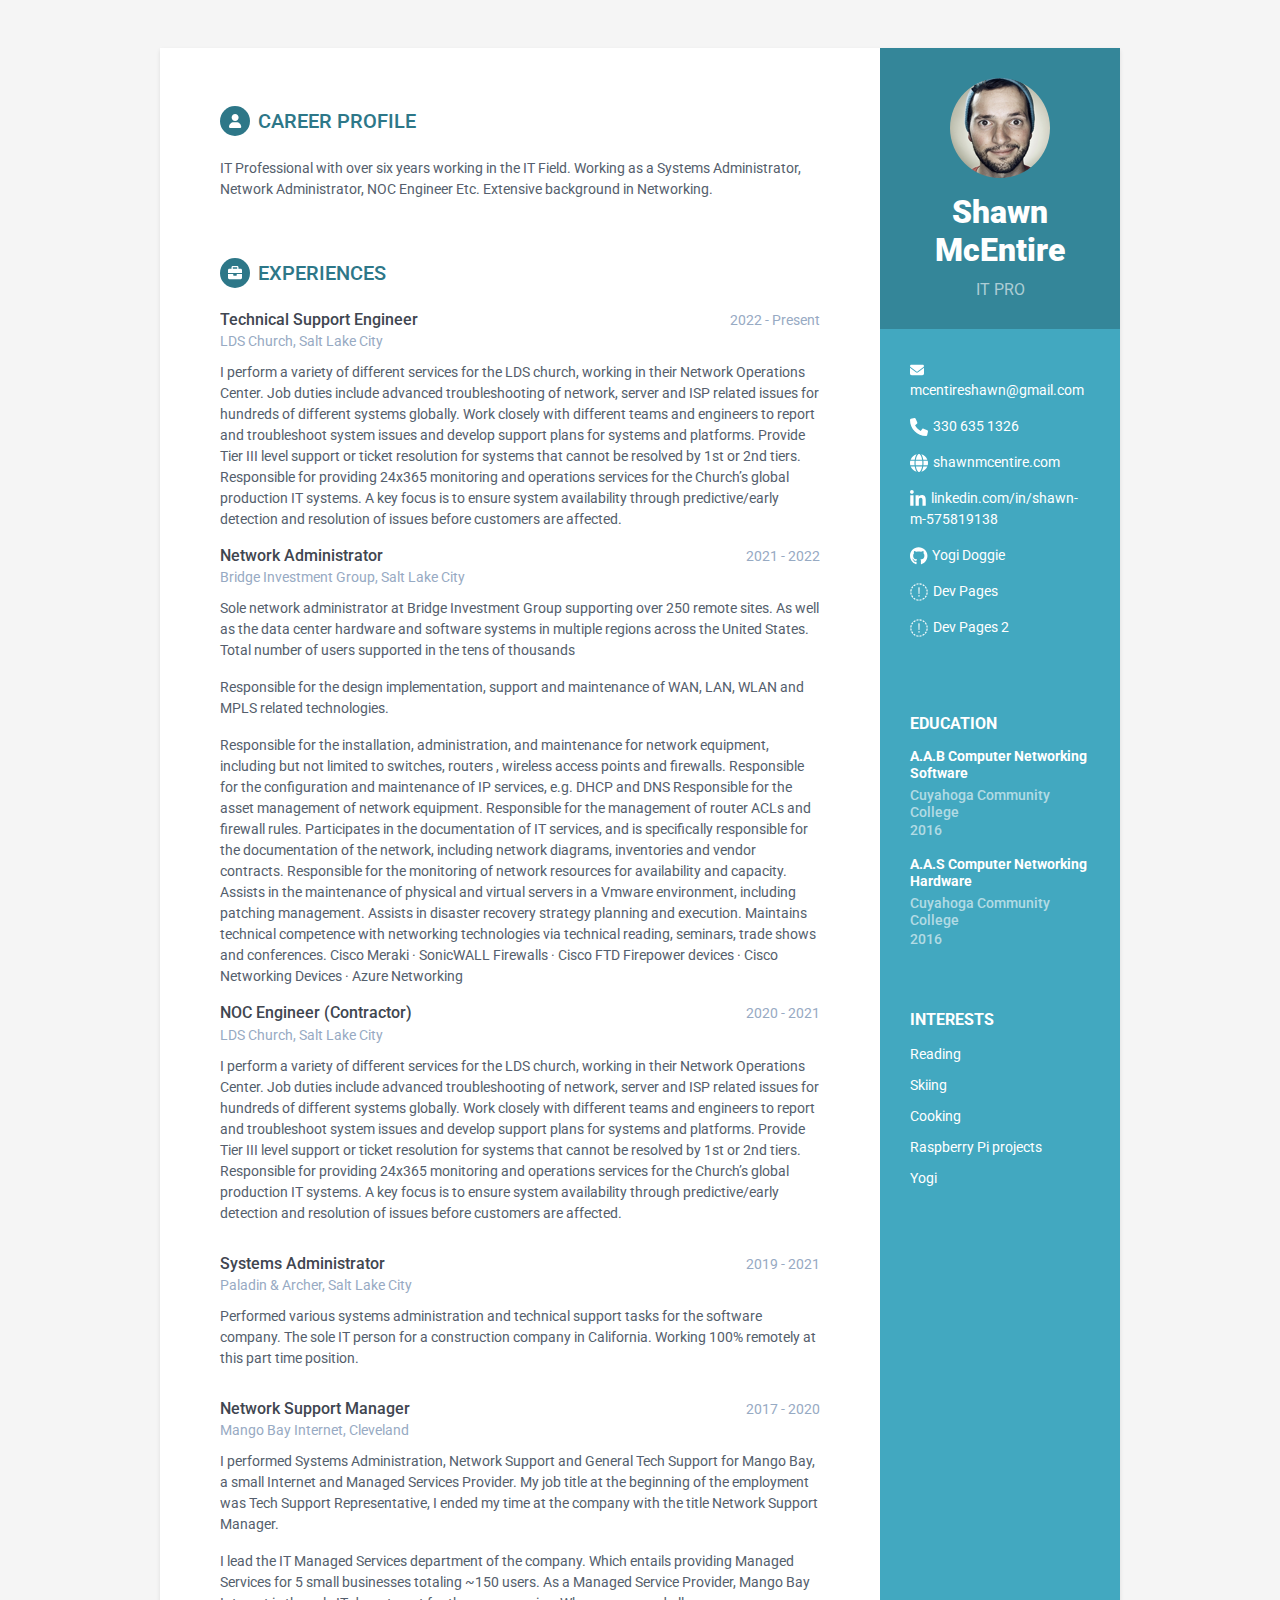
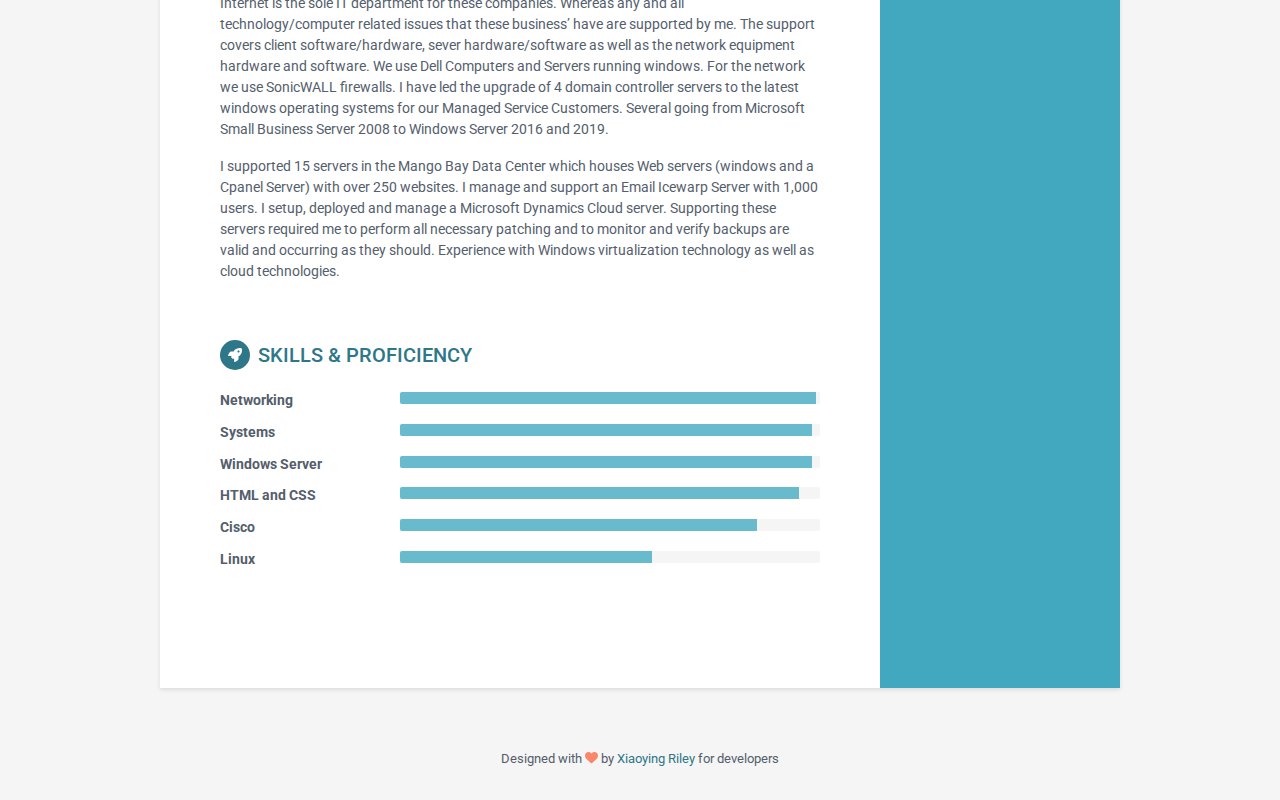
<file: index.html>
<!DOCTYPE html>
<html lang="en">
<head>
    <title>Shawn McEntire IT PRO</title>
    
    <!-- Meta -->
    <meta charset="utf-8">
    <meta http-equiv="X-UA-Compatible" content="IE=edge">
    <meta name="viewport" content="width=device-width, initial-scale=1.0">
    <link rel="shortcut icon" href="favicon.ico">  
    <!-- Google Font -->
    <link href='https://fonts.googleapis.com/css?family=Roboto:400,500,400italic,300italic,300,500italic,700,700italic,900,900italic' rel='stylesheet' type='text/css'>
    <!-- FontAwesome JS-->
	<script defer src="assets/fontawesome/js/all.min.js"></script>
    <!-- Global CSS -->
    <link rel="stylesheet" href="assets/plugins/bootstrap/css/bootstrap.min.css">   
    <!-- Theme CSS -->  
    <link id="theme-style" rel="stylesheet" href="assets/css/orbit-1.css">
</head> 

<body>
    <div class="wrapper mt-lg-5">
        <div class="sidebar-wrapper">
            <div class="profile-container">
                <img class="profile" src="assets/images/profile.png" alt="" />
                <h1 class="name">Shawn McEntire</h1>
                <h3 class="tagline">IT PRO</h3>
            </div><!--//profile-container-->
            
            <div class="contact-container container-block">
                <ul class="list-unstyled contact-list">
                    <li class="email"><i class="fa-solid fa-envelope"></i><a href="mailto: mcentireshawn@gmail.com">mcentireshawn@gmail.com</a></li>
                    <li class="phone"><i class="fa-solid fa-phone"></i><a href="tel:330 635 1326">330 635 1326</a></li>
                    <li class="website"><i class="fa-solid fa-globe"></i><a href="" target="_blank">shawnmcentire.com</a></li>
                    <li class="linkedin"><i class="fa-brands fa-linkedin-in"></i><a href="https://www.linkedin.com/in/shawn-m-575819138" target="www.linkedin.com/in/shawn-m-575819138">linkedin.com/in/shawn-m-575819138</a></li>
                    <li class="github"><i class="fa-brands fa-github"></i><a href="test.html"  target="_blank">Yogi Doggie</a></li>
                    <li class="ethernet"><i class="fa-brands fa-ethernet"></i><a href="solitare.html"  target="_blank">Dev Pages</a></li>
                    <li class="ethernet"><i class="fa-brands fa-ethernet"></i><a href="state.html"  target="_blank">Dev Pages 2</a></li>
                </ul>
            </div><!--//contact-container-->
            <div class="education-container container-block">
                <h2 class="container-block-title">Education</h2>
                <div class="item">
                    <h4 class="degree">A.A.B Computer Networking Software</h4>
                    <h5 class="meta">Cuyahoga Community College </h5>
	                    <div class="time">2016</div>
                </div><!--//item-->
                <div class="item">
                    <h4 class="degree">A.A.S Computer Networking Hardware</h4>
                    <h5 class="meta">Cuyahoga Community College</h5>
                    <div class="time">2016</div>
                </div><!--//item-->
            
            </div><!--//interests-->
            
            <div class="interests-container container-block">
                <h2 class="container-block-title">Interests</h2>
                <ul class="list-unstyled interests-list">
                    <li>Reading</li>
                    <li>Skiing</li>
                    <li>Cooking</li>
                    <li>Raspberry Pi projects </li>
                    <li><a href="test.html">Yogi  </a></li>
                    <li> </li>
                    <li> </li>
                </ul>
            </div><!--//interests-->
            
        </div><!--//sidebar-wrapper-->
        
        <div class="main-wrapper">
            
            <section class="section summary-section">
                <h2 class="section-title"><span class="icon-holder"><i class="fa-solid fa-user"></i></span>Career Profile</h2>
                <div class="summary">
                    <p>IT Professional with over six years working in the IT Field. Working as a Systems Administrator, Network Administrator, NOC Engineer Etc. Extensive background in Networking. </p>
                </div><!--//summary-->
            </section><!--//section-->
            
            <section class="section experiences-section">
                <h2 class="section-title"><span class="icon-holder"><i class="fa-solid fa-briefcase"></i></span>Experiences</h2>
                
                <div class="item">
                    <div class="meta">
                        <div class="upper-row">
                            <h3 class="job-title">Technical Support Engineer</h3>
                            <div class="time">2022 - Present</div>
                        </div><!--//upper-row-->
                        <div class="company">LDS Church, Salt Lake City</div>
                    </div><!--//meta-->
                    <div class="details">
                        <p>I perform a variety of different services for the LDS church, working in their Network Operations Center. Job duties include advanced troubleshooting of network, server and ISP related issues for hundreds of different systems globally. Work closely with different teams and engineers to report and troubleshoot system issues and develop support plans for systems and platforms. Provide Tier III level support or ticket resolution for systems that cannot be resolved by 1st or 2nd tiers. Responsible for providing 24x365 monitoring and operations services for the Church’s global production IT systems. A key focus is to ensure system availability through predictive/early detection and resolution of issues before customers are affected.
                        </p>  
                        
                    </div><!--//details-->
                    <div class="item">
                        <div class="meta">
                            <div class="upper-row">
                                <h3 class="job-title">Network Administrator</h3>
                                <div class="time">2021 - 2022</div>
                            </div><!--//upper-row-->
                            <div class="company">Bridge Investment Group, Salt Lake City</div>
                        </div><!--//meta-->
                        <div class="details">
                            <p>Sole network administrator at Bridge Investment Group supporting over 250 remote sites. As well as the data center hardware and software systems in multiple regions across the United States. Total number of users supported in the tens of thousands</p>  
                            <p>Responsible for the design implementation, support and maintenance of WAN, LAN, WLAN and MPLS related technologies. </p>
                           <p>Responsible for the installation, administration, and maintenance for network equipment, including but not limited to switches, routers , wireless access points and firewalls. 
                            Responsible for the configuration and maintenance of IP services, e.g. DHCP and DNS 
                            Responsible for the asset management of network equipment.  
                            Responsible for the management of router ACLs and firewall rules. 
                            Participates in the documentation of IT services, and is specifically responsible for the documentation of the network, including network diagrams, inventories and vendor contracts. 
                            Responsible for the monitoring of network resources for availability and capacity. 
                            Assists in the maintenance of physical and virtual servers in a Vmware environment, including patching management. 
                            Assists in disaster recovery strategy planning and execution. 
                            Maintains technical competence with networking technologies via technical reading, seminars, trade shows and conferences.
    
                            Cisco Meraki · SonicWALL Firewalls · Cisco FTD Firepower devices · Cisco Networking Devices · Azure Networking </p>
    
                            
    
    
                        </div><!--//details-->


                    <div class="item">
                        <div class="meta">
                            <div class="upper-row">
                                <h3 class="job-title">NOC Engineer (Contractor)</h3>
                                <div class="time">2020 - 2021</div>
                            </div><!--//upper-row-->
                            <div class="company">LDS Church, Salt Lake City</div>
                        </div><!--//meta-->
                        <div class="details">
                            <p>I perform a variety of different services for the LDS church, working in their Network Operations Center. Job duties include advanced troubleshooting of network, server and ISP related issues for hundreds of different systems globally. Work closely with different teams and engineers to report and troubleshoot system issues and develop support plans for systems and platforms. Provide Tier III level support or ticket resolution for systems that cannot be resolved by 1st or 2nd tiers. Responsible for providing 24x365 monitoring and operations services for the Church’s global production IT systems. A key focus is to ensure system availability through predictive/early detection and resolution of issues before customers are affected.
                            </p>  
                            
                        </div><!--//details-->
                </div><!--//item-->
                
           
                    

                    <div class="item">
                        <div class="meta">
                            <div class="upper-row">
                                <h3 class="job-title">Systems Administrator</h3>
                                <div class="time">2019 - 2021</div>
                            </div><!--//upper-row-->
                            <div class="company">Paladin & Archer, Salt Lake City</div>
                        </div><!--//meta-->
                        <div class="details">
                            <p>Performed various systems administration and technical support tasks for the software
                                company. The sole IT person for a construction company in California. Working 100%
                                remotely at this part time position.
                            </p>  
                            
                        </div><!--//details-->



                </div><!--//item-->
                
                <div class="item">
                    <div class="meta">
                        <div class="upper-row">
                            <h3 class="job-title">Network Support Manager</h3>
                            <div class="time">2017 - 2020</div>
                        </div><!--//upper-row-->
                        <div class="company">Mango Bay Internet, Cleveland</div>
                    </div><!--//meta-->
                    <div class="details">
                        <p>I performed Systems Administration, Network Support and General Tech Support for Mango Bay, a small Internet and Managed Services Provider. My job title at the beginning of the employment was Tech Support Representative, I ended my time at the company with the title Network Support Manager.</p>
                        <p>I lead the IT Managed Services department of the company. Which entails providing Managed Services for 5 small businesses totaling ~150 users. As a Managed Service Provider, Mango Bay Internet is the sole IT department for these companies. Whereas any and all technology/computer related issues that these business’ have are supported by me. The support covers client software/hardware, sever hardware/software as well as the network equipment hardware and software. We use Dell Computers and Servers running windows. For the network we use SonicWALL firewalls. I have led the upgrade of 4 domain controller servers to the latest windows operating systems for our Managed Service Customers. Several going from Microsoft Small Business Server 2008 to Windows Server 2016 and 2019. </p> 
                        <p>I supported 15 servers in the Mango Bay Data Center which houses Web servers (windows and a Cpanel Server) with over 250 websites. I manage and support an Email Icewarp Server with 1,000 users. I setup, deployed and manage a Microsoft Dynamics Cloud server. Supporting these servers required me to perform all necessary patching and to monitor and verify backups are valid and occurring as they should. Experience with Windows virtualization technology as well as cloud technologies. </p>  
                    </div><!--//details-->
                </div><!--//item-->
                
            </section><!--//section-->
            
           <!--  <section class="section projects-section">
                <h2 class="section-title"><span class="icon-holder"><i class="fa-solid fa-archive"></i></span>Projects</h2>
                <div class="intro">
                    <p>You can list your side projects or open source libraries in this section. Lorem ipsum dolor sit amet, consectetur adipiscing elit. Vestibulum et ligula in nunc bibendum fringilla a eu lectus.</p>
                </div><!--//intro
                <div class="item">
                    <span class="project-title"></span> - <span class="project-tagline">A responsive website template designed to help developers launch their software projects. </span>
                    
                </div><!--//item
                <div class="item">
                    <span class="project-title"><a href="https://themes.3rdwavemedia.com/bootstrap-templates/startup/launch-bootstrap-5-template-for-saas-businesses/" target="_blank">Launch</a></span> - <span class="project-tagline">A responsive website template designed to help startups promote their products or services.</span>
                </div><!--//item
                <div class="item">
                    <span class="project-title"><a href="https://themes.3rdwavemedia.com/bootstrap-templates/resume/devcard-bootstrap-5-vcard-portfolio-template-for-software-developers/" target="_blank">DevCard</a></span> - <span class="project-tagline">A portfolio website template designed for software developers.</span>
                </div><!--//item
                <div class="item">
                    <span class="project-title"><a href="https://themes.3rdwavemedia.com/bootstrap-templates/startup/bootstrap-template-for-mobile-apps-nova-pro/" target="_blank">Nova Pro</a></span> - <span class="project-tagline">A responsive Bootstrap theme designed to help app developers promote their mobile apps</span>
                </div><!--//item
                <div class="item">
                    <span class="project-title"><a href="http://themes.3rdwavemedia.com/website-templates/responsive-bootstrap-theme-web-development-agencies-devstudio/" target="_blank">DevStudio</a></span> - 
                    <span class="project-tagline">A responsive website template designed to help web developers/designers market their services. </span>
                </div><!--//item-->
            </section><!--//section--> 
            
            <section class="skills-section section">
                <h2 class="section-title"><span class="icon-holder"><i class="fa-solid fa-rocket"></i></span>Skills &amp; Proficiency</h2>
                <div class="skillset">        
                    <div class="item">
                        <h3 class="level-title">Networking</h3>
                        <div class="progress level-bar">
						    <div class="progress-bar theme-progress-bar" role="progressbar" style="width: 99%" aria-valuenow="99" aria-valuemin="0" aria-valuemax="100"></div>
						</div>                               
                    </div><!--//item-->
                    
                    <div class="item">
                        <h3 class="level-title">Systems</h3>
                        <div class="progress level-bar">
						    <div class="progress-bar theme-progress-bar" role="progressbar" style="width: 98%" aria-valuenow="98" aria-valuemin="0" aria-valuemax="100"></div>
						</div>                              
                    </div><!--//item-->
                    
                    <div class="item">
                        <h3 class="level-title">Windows Server</h3>
                        <div class="progress level-bar">
						    <div class="progress-bar theme-progress-bar" role="progressbar" style="width: 98%" aria-valuenow="98" aria-valuemin="0" aria-valuemax="100"></div>
						</div>                                 
                    </div><!--//item-->
                    
                    <div class="item">
                        <h3 class="level-title">HTML and CSS</h3>
                        <div class="progress level-bar">
							    <div class="progress-bar theme-progress-bar" role="progressbar" style="width: 95%" aria-valuenow="95" aria-valuemin="0" aria-valuemax="100"></div>
						</div>                                
                    </div><!--//item-->
                    
                    <div class="item">
                        <h3 class="level-title">Cisco</h3>
                        <div class="progress level-bar">
						    <div class="progress-bar theme-progress-bar" role="progressbar" style="width: 85%" aria-valuenow="85" aria-valuemin="0" aria-valuemax="100"></div>
						</div>                                  
                    </div><!--//item-->
                    
                    <div class="item">
                        <h3 class="level-title">Linux</h3>
                        <div class="progress level-bar">
						    <div class="progress-bar theme-progress-bar" role="progressbar" style="width: 60%" aria-valuenow="60" aria-valuemin="0" aria-valuemax="100"></div>
						</div>                                 
                    </div><!--//item-->
                    
                </div>  
            </section><!--//skills-section-->
            
        </div><!--//main-body-->
    </div>
 
    <footer class="footer">
        <div class="text-center">
            <!--/* This template is free as long as you keep the footer attribution link. If you'd like to use the template without the attribution link, you can buy the commercial license via our website: themes.3rdwavemedia.com Thank you for your support. :) */-->
            <small class="copyright">Designed with <i class="fa-solid fa-heart"></i> by <a href="http://themes.3rdwavemedia.com" target="_blank">Xiaoying Riley</a> for developers</small>
        </div><!--//container-->
    </footer><!--//footer-->
        
</body>
</html>
</file>
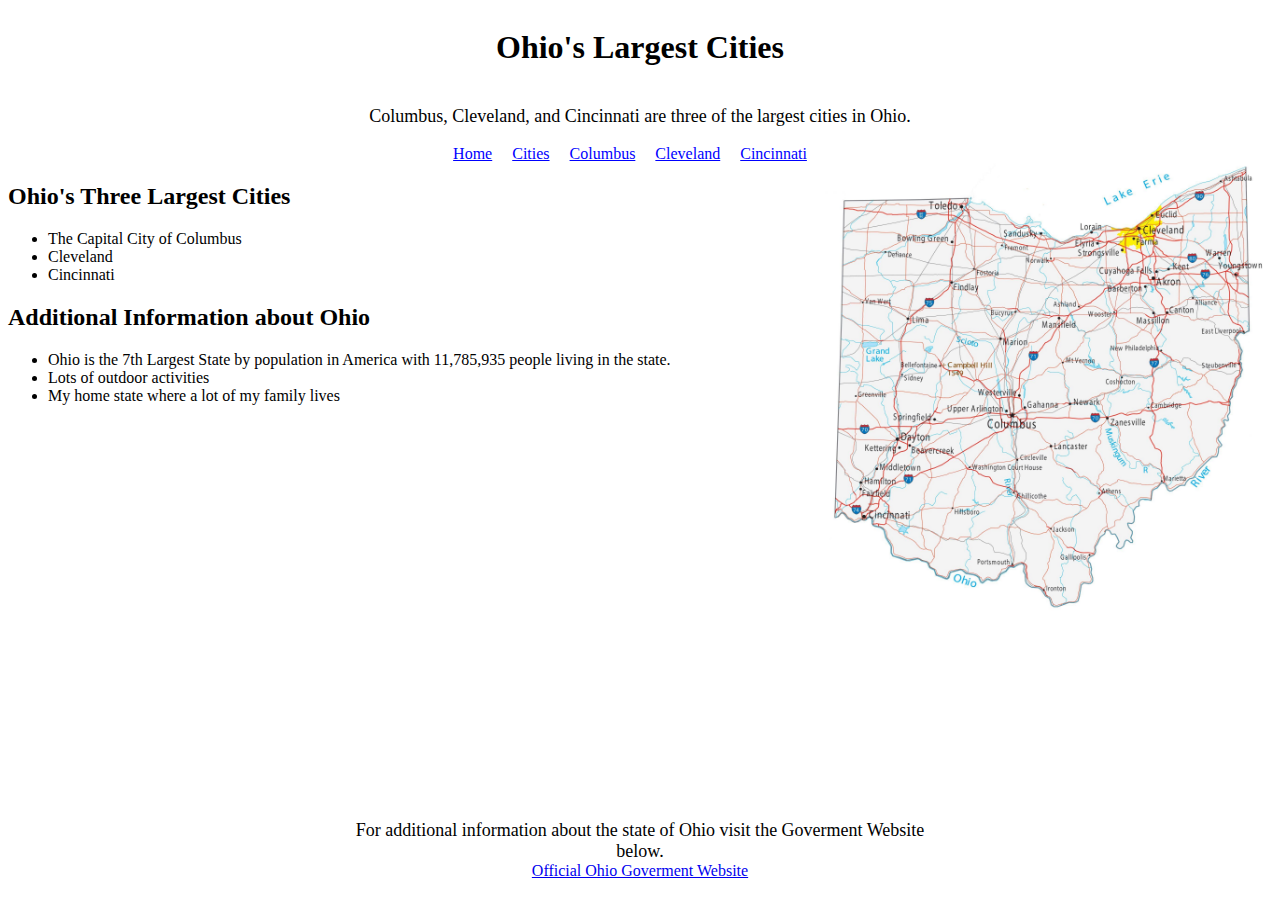
<file: cities.html>
<!DOCTYPE html>
<html lang="en">
<head>
   <meta charset="UTF-8">
   <title>Cities</title>
   <link rel="stylesheet" href="styles.css">
</head>
<body>
    <header>
        <h1>Ohio's Largest Cities</h1>
        <p>Columbus, Cleveland, and Cincinnati are three of the largest cities in Ohio.</p>
    </header>
    <nav>
        <a href="index.html">Home</a>
        <a href="cities.html">Cities</a>
        <a href="cities1.html">Columbus</a>
        <a href="cities2.html">Cleveland</a>
        <a href="cities3.html">Cincinnati</a>
    </nav>  
    <img src="misc/Ohio-Map.jpg" alt="Ohio State" width="450" height="450" class="float-right">
    <section>
        <h2>Ohio's Three Largest Cities</h2>
        <ul>
            <li>The Capital City of Columbus</li>
            <li>Cleveland</li>
            <li>Cincinnati</li>
        </ul>
    </section>

    <aside>
        <h2>Additional Information about Ohio</h2>
        <ul>
            <li>Ohio is the 7th Largest State by population in America with 11,785,935 people living in the state.</li>
            <li>Lots of outdoor activities</li>
            <li>My home state where a lot of my family lives</li>
        </ul>
        <p id="cities-pos">For additional information about the state of Ohio visit the Goverment Website below.</p>
        <a href="https://ohio.gov/" target="_blank" id="cities-pos">Official Ohio Goverment Website</a>
    </aside>
</body>
</html>


</body>
</html>
</file>
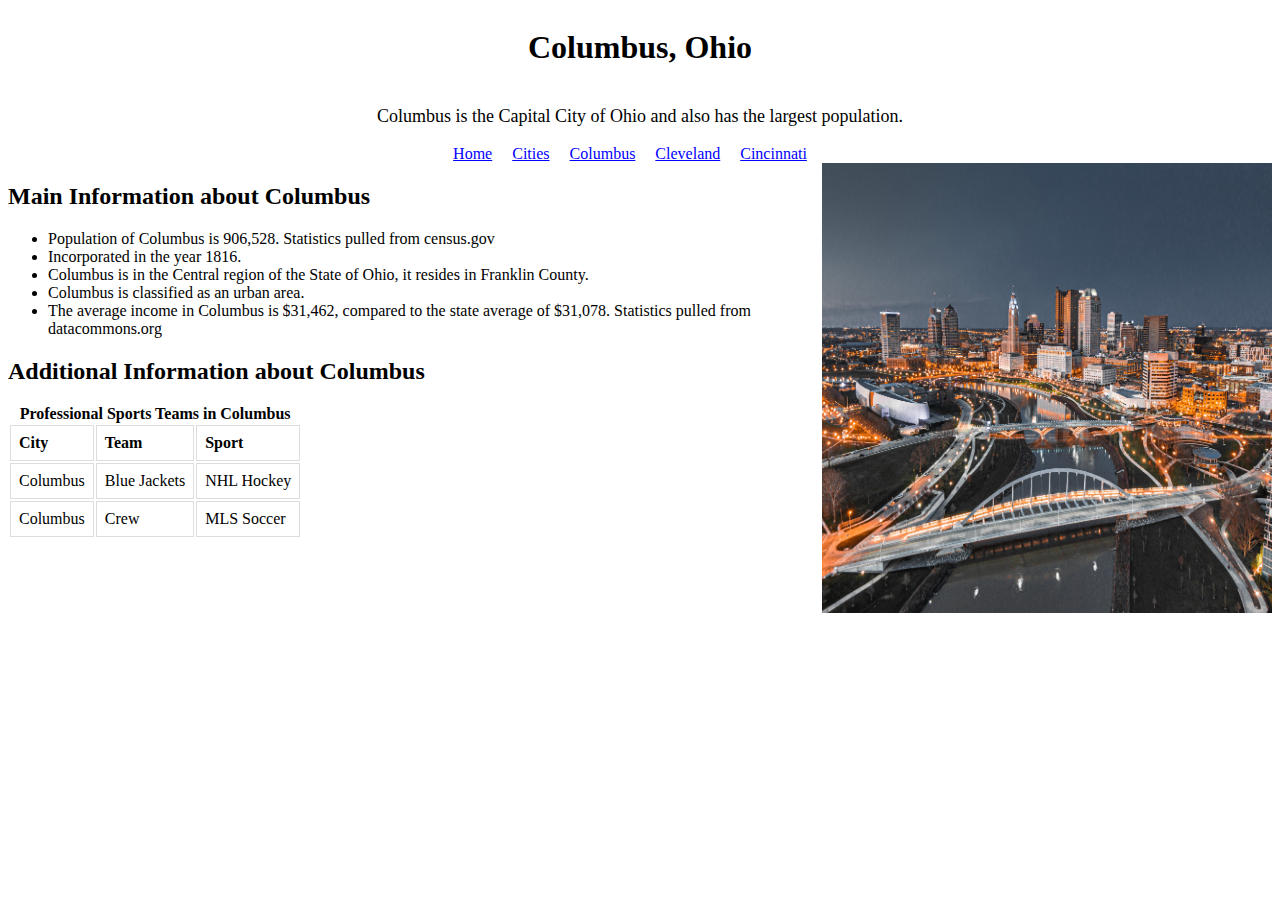
<file: cities1.html>
<!DOCTYPE html>
<html lang="en">
<head>
   <meta charset="UTF-8">
   <title>Columbus</title>
   <link rel="stylesheet" href="styles.css">
</head>
<body>
    <header>
        <h1>Columbus, Ohio</h1>
        <p>Columbus is the Capital City of Ohio and also has the largest population.</p>
        </header>
    <nav>
        <a href="index.html">Home</a>
        <a href="cities.html">Cities</a>
        <a href="cities1.html">Columbus</a>
        <a href="cities2.html">Cleveland</a>
        <a href="cities3.html">Cincinnati</a>
    </nav>  
    <img src="misc/columbus.jpeg" alt="Ohio Map" width="450" height="450" class="float-right">
<section>
    <h2>Main Information about Columbus</h2>
    <ul>
        <li>Population of Columbus is 906,528. Statistics pulled from census.gov</li>
        <li>Incorporated in the year 1816.</li>
        <li>Columbus is in the Central region of the State of Ohio, it resides in Franklin County.</li>
        <li>Columbus is classified as an urban area.</li>
        <li>The average income in Columbus is $31,462, compared to the state average of $31,078. Statistics pulled from datacommons.org</li>
    </ul>
    
</section>

<aside>
    <h2>Additional Information about Columbus</h2>
    <table>
        <caption><b>Professional Sports Teams in Columbus</b></caption>
        <tr>
           <th>City</th>
           <th>Team</th>
           <th>Sport</th>
        </tr>
        <tr>
           <td>Columbus</td>
           <td>Blue Jackets</td>
           <td>NHL Hockey</td>
        </tr>
        <tr>
           <td>Columbus</td>
           <td>Crew</td>
           <td>MLS Soccer</td>
        </tr>
     </table>
     
</aside>
<footer></footer>
</body>
</html>
</file>
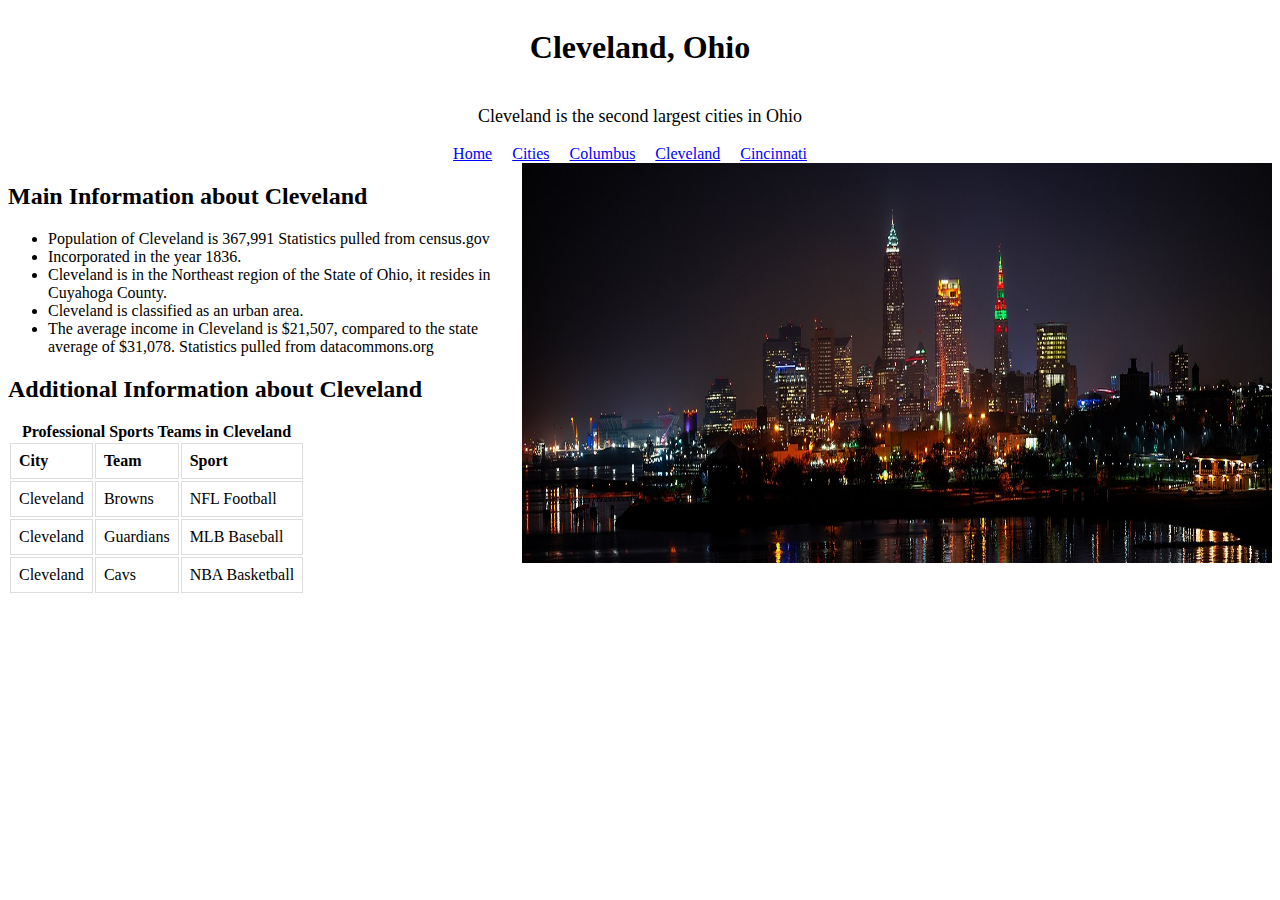
<file: cities2.html>
<!DOCTYPE html>
<html lang="en">
<head>
   <meta charset="UTF-8">
   <title>Cleveland</title>
   <link rel="stylesheet" href="styles.css">
</head>
<body>
    <header>
        <h1>Cleveland, Ohio</h1>
        <p>Cleveland is the second largest cities in Ohio</p>
    </header>
    <nav>
        <a href="index.html">Home</a>
        <a href="cities.html">Cities</a>
        <a href="cities1.html">Columbus</a>
        <a href="cities2.html">Cleveland</a>
        <a href="cities3.html">Cincinnati</a>
    </nav>  
    <img src="misc/Cle_Skyline.jpg" alt="Cleveland Skyline" width="750" height="400" class="float-right" >
<section>
    <h2>Main Information about Cleveland</h2>
    <ul>
        <li>Population of Cleveland is 367,991 Statistics pulled from census.gov</li>
        <li>Incorporated in the year 1836.</li>
        <li>Cleveland is in the Northeast region of the State of Ohio, it resides in Cuyahoga County.</li>
        <li>Cleveland is classified as an urban area.</li>
        <li>The average income in Cleveland is $21,507, compared to the state average of $31,078. Statistics pulled from datacommons.org</li>
    </ul>
</section>

<aside>
    <h2>Additional Information about Cleveland</h2>
    <table>
        <caption><b>Professional Sports Teams in Cleveland</b></caption>
        <tr>
           <th>City</th>
           <th>Team</th>
           <th>Sport</th>
        </tr>
        <tr>
           <td>Cleveland</td>
           <td>Browns</td>
           <td>NFL Football</td>
        </tr>
        <tr>
           <td>Cleveland</td>
           <td>Guardians</td>
           <td>MLB Baseball</td>
        </tr>
        <tr>
            <td>Cleveland</td>
            <td>Cavs</td>
            <td>NBA Basketball</td>
         </tr>
     </table>
</aside>

</body>
</html>
</file>
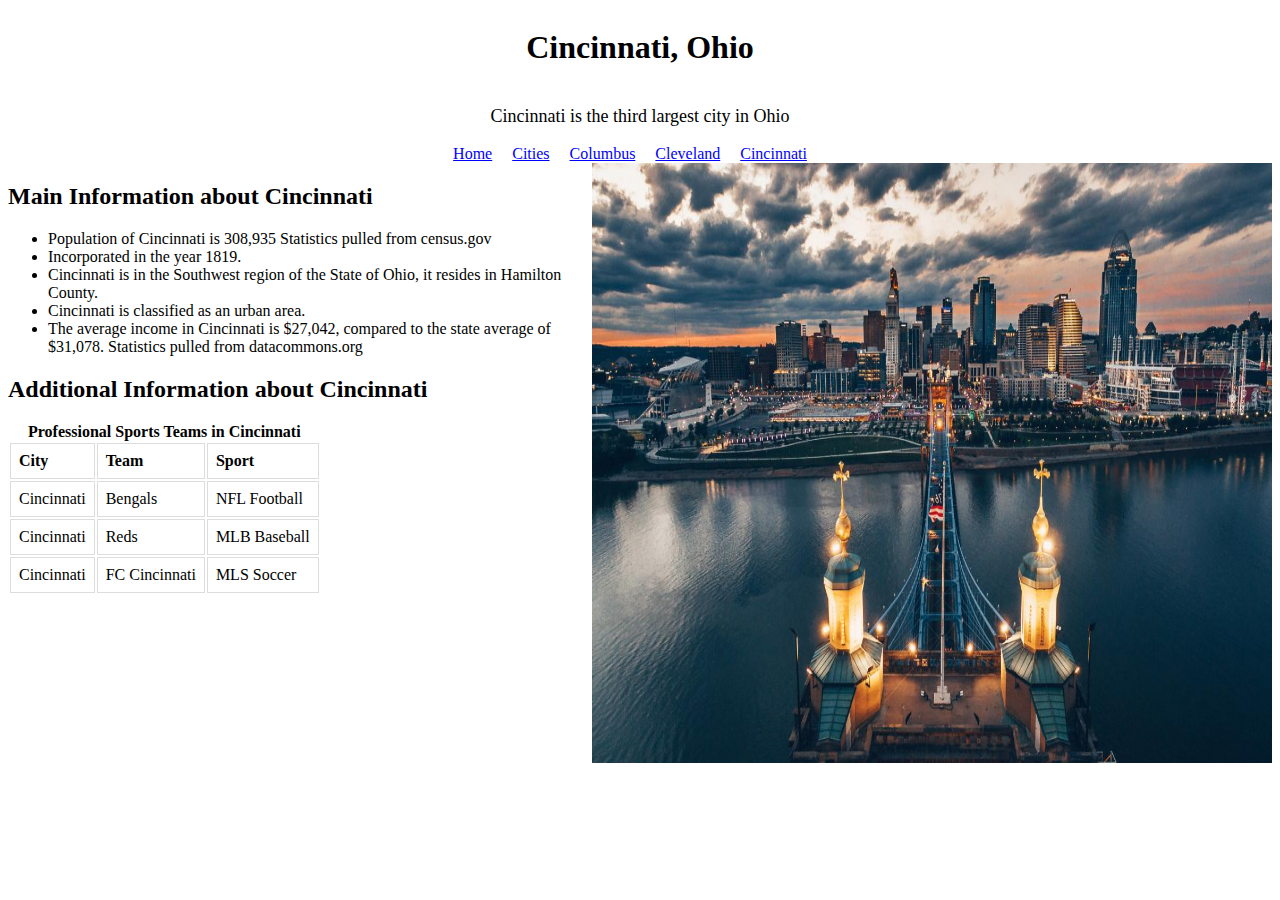
<file: cities3.html>
<!DOCTYPE html>
<html lang="en">
<head>
   <meta charset="UTF-8">
   <title>Cincinnati</title>
   <link rel="stylesheet" href="styles.css">
</head>
<body>
    <header>
        <h1>Cincinnati, Ohio</h1>
        <p>Cincinnati is the third largest city in Ohio</p>
        </header>
    <nav>
        <a href="index.html">Home</a>
        <a href="cities.html">Cities</a>
        <a href="cities1.html">Columbus</a>
        <a href="cities2.html">Cleveland</a>
        <a href="cities3.html">Cincinnati</a>
    </nav>  
    <img src="misc/cinci.jpg" alt="Cincinnati Skyline" width="680" height="600" class="float-right">
<section>
    <h2>Main Information about Cincinnati</h2>
    <ul>
        <li>Population of Cincinnati is 308,935 Statistics pulled from census.gov</li>
        <li>Incorporated in the year 1819.</li>
        <li>Cincinnati is in the Southwest region of the State of Ohio, it resides in Hamilton County.</li>
        <li>Cincinnati is classified as an urban area.  </li>
        <li>The average income in Cincinnati is $27,042, compared to the state average of $31,078. Statistics pulled from datacommons.org</li>
    </ul>
</section>

<aside>
    <h2>Additional Information about Cincinnati</h2>
    <table>
        <caption><b>Professional Sports Teams in Cincinnati</b></caption>
        <tr>
           <th>City</th>
           <th>Team</th>
           <th>Sport</th>
        </tr>
        <tr>
           <td>Cincinnati</td>
           <td>Bengals</td>
           <td>NFL Football</td>
        </tr>
        <tr>
           <td>Cincinnati</td>
           <td>Reds</td>
           <td>MLB Baseball</td>
        </tr>
        <tr>
            <td>Cincinnati</td>
            <td>FC Cincinnati</td>
            <td>MLS Soccer</td>
         </tr>
     </table>
   
</aside>

</body>
</html>
</file>
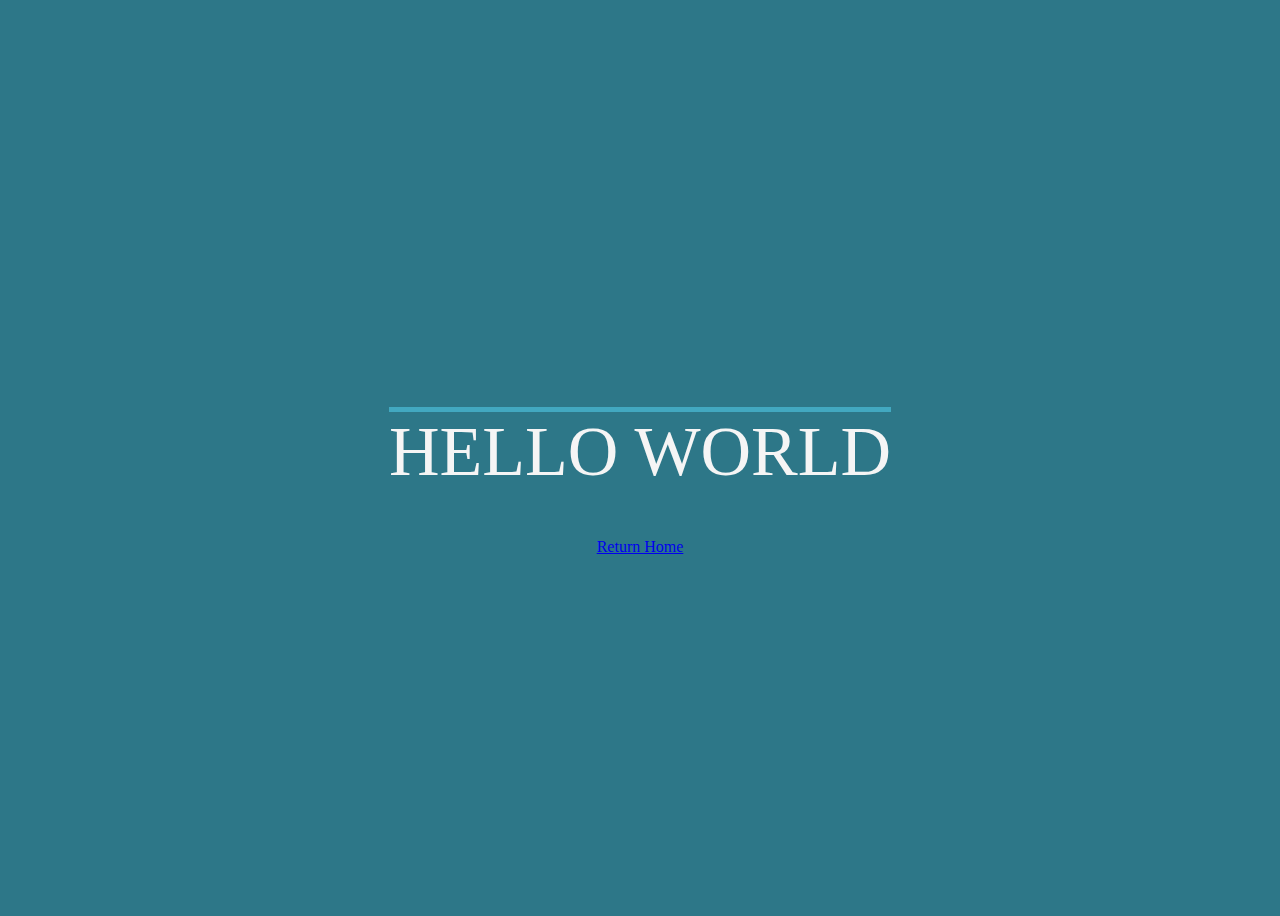
<file: dev.html>
<html>
    <head>
        <meta charset="utf-8">
        <meta http-equiv="X-UA-Compatible" content="IE=edge">
        <title>My Dog Yogi</title>
        <link rel="stylesheet" href="app.css">

        <meta name="description" content="">
        <meta name="viewport" content="width=device-width, initial-scale=1">
        <link rel="stylesheet" href="">
    </head>
    <body>
        <section id = "container">  <!-- naming this section container.  Can have more than one section.  -->

        <h1>Hello World</h1>
        <!-- <h2>This is my new cat</h2> -->
        <!-- source is an attribute. specifices which image to show -->
        <!-- <img src="images/bigNose.jpg">  -->
       <!--  <img src="images/christmas.jpg">  -->
        <!-- <button> Get Next Photo </button> -->
       <!-- <p> She is old dog at 12 years old. But still running strong.  </p>  -->
            <a href="index.html"> Return Home  </a>
    </section>
    
        <script type="text/javascript" src="app.js"></script>
    </body>
</html>
</file>
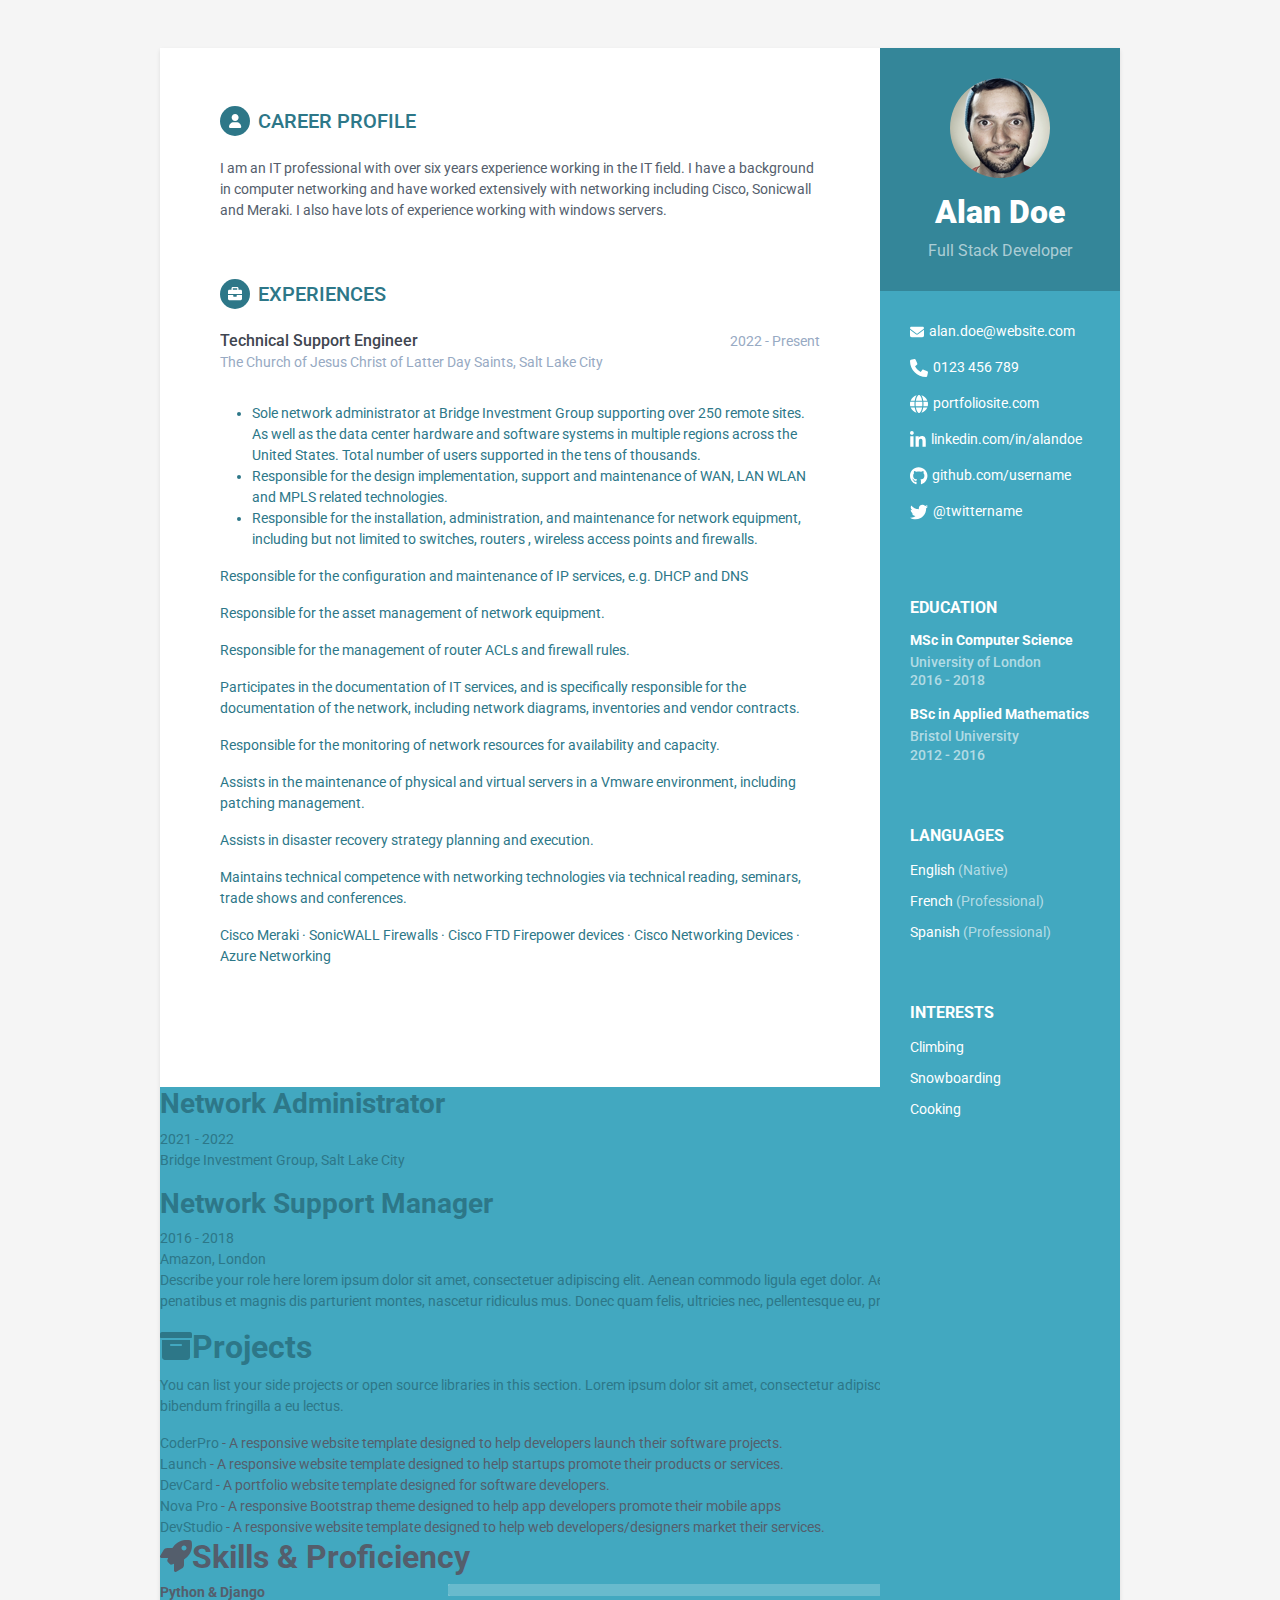
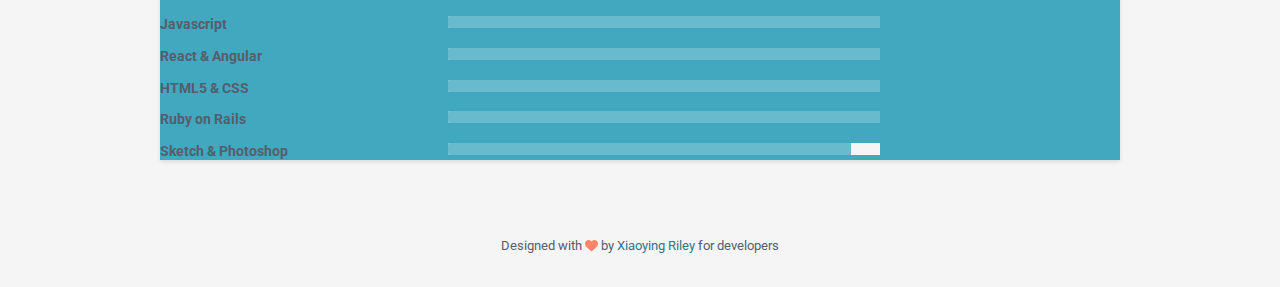
<file: index2.html>
<!DOCTYPE html>
<html lang="en">
<head>
    <title>Shawn McEntire IT PRO</title>
    
    <!-- Meta -->
    <meta charset="utf-8">
    <meta http-equiv="X-UA-Compatible" content="IE=edge">
    <meta name="viewport" content="width=device-width, initial-scale=1.0">
    <meta name="description" content="Responsive HTML5 Resume/CV Template for Developers">
    <meta name="author" content="Xiaoying Riley at 3rd Wave Media">    
    <link rel="shortcut icon" href="favicon.ico">  
    <!-- Google Font -->
    <link href='https://fonts.googleapis.com/css?family=Roboto:400,500,400italic,300italic,300,500italic,700,700italic,900,900italic' rel='stylesheet' type='text/css'>
    <!-- FontAwesome JS-->
	<script defer src="assets/fontawesome/js/all.min.js"></script>
    <!-- Global CSS -->
    <link rel="stylesheet" href="assets/plugins/bootstrap/css/bootstrap.min.css">   
    <!-- Theme CSS -->  
    <link id="theme-style" rel="stylesheet" href="assets/css/orbit-1.css">
</head> 

<body>
    <div class="wrapper mt-lg-5">
        <div class="sidebar-wrapper">
            <div class="profile-container">
                <img class="profile" src="assets/images/profile.png" alt="" />
                <h1 class="name">Alan Doe</h1>
                <h3 class="tagline">Full Stack Developer</h3>
            </div><!--//profile-container-->
            
            <div class="contact-container container-block">
                <ul class="list-unstyled contact-list">
                    <li class="email"><i class="fa-solid fa-envelope"></i><a href="mailto: yourname@email.com">alan.doe@website.com</a></li>
                    <li class="phone"><i class="fa-solid fa-phone"></i><a href="tel:0123 456 789">0123 456 789</a></li>
                    <li class="website"><i class="fa-solid fa-globe"></i><a href="https://themes.3rdwavemedia.com/bootstrap-templates/resume/orbit-free-resume-cv-bootstrap-theme-for-developers/" target="_blank">portfoliosite.com</a></li>
                    <li class="linkedin"><i class="fa-brands fa-linkedin-in"></i><a href="#" target="_blank">linkedin.com/in/alandoe</a></li>
                    <li class="github"><i class="fa-brands fa-github"></i><a href="#" target="_blank">github.com/username</a></li>
                    <li class="twitter"><i class="fa-brands fa-twitter"></i><a href="https://twitter.com/3rdwave_themes" target="_blank">@twittername</a></li>
                </ul>
            </div><!--//contact-container-->
            <div class="education-container container-block">
                <h2 class="container-block-title">Education</h2>
                <div class="item">
                    <h4 class="degree">MSc in Computer Science</h4>
                    <h5 class="meta">University of London</h5>
	                    <div class="time">2016 - 2018</div>
                </div><!--//item-->
                <div class="item">
                    <h4 class="degree">BSc in Applied Mathematics</h4>
                    <h5 class="meta">Bristol University</h5>
                    <div class="time">2012 - 2016</div>
                </div><!--//item-->
            </div><!--//education-container-->
            
            <div class="languages-container container-block">
                <h2 class="container-block-title">Languages</h2>
                <ul class="list-unstyled interests-list">
                    <li>English <span class="lang-desc">(Native)</span></li>
                    <li>French <span class="lang-desc">(Professional)</span></li>
                    <li>Spanish <span class="lang-desc">(Professional)</span></li>
                </ul>
            </div><!--//interests-->
            
            <div class="interests-container container-block">
                <h2 class="container-block-title">Interests</h2>
                <ul class="list-unstyled interests-list">
                    <li>Climbing</li>
                    <li>Snowboarding</li>
                    <li>Cooking</li>
                </ul>
            </div><!--//interests-->
            
        </div><!--//sidebar-wrapper-->
        
        <div class="main-wrapper">
            
            <section class="section summary-section">
                <h2 class="section-title"><span class="icon-holder"><i class="fa-solid fa-user"></i></span>Career Profile</h2>
                <div class="summary">
                    <p>I am an IT professional with over six years experience working in the IT field. I have a background in computer networking and have worked extensively with networking including Cisco, Sonicwall and Meraki. I also have lots of experience working with windows servers. 
                         <a href= target="_blank">

                         </p>
                </div><!--//summary-->
            </section><!--//section-->
            
            <section class="section experiences-section">
                <h2 class="section-title"><span class="icon-holder"><i class="fa-solid fa-briefcase"></i></span>Experiences</h2>
                
                <div class="item">
                   
                        <div class="upper-row">
                            <h3 class="job-title">Technical Support Engineer</h3>
                            <div class="time">2022 - Present</div>
                        </div><!--//upper-row-->
                        <div class="company">The Church of Jesus Christ of Latter Day Saints, Salt Lake City</div>
                    </div><!--//meta-->
                    <div class="details">
                        <ul>
                            <li>Sole network administrator at Bridge Investment Group supporting over 250 remote sites. As well as the data center hardware and software systems in multiple regions across the United States. Total number of users supported in the tens of thousands.</li>
                            <li>Responsible for the design implementation, support and maintenance of WAN, LAN WLAN and MPLS related technologies.</li>
                            <li>Responsible for the installation, administration, and maintenance for network equipment, including but not limited to switches, routers , wireless access points and firewalls.</li>
                          </ul>
                         
                    
                        <p>Responsible for the configuration and maintenance of IP services, e.g. DHCP and DNS </p>
                        <p>Responsible for the asset management of network equipment.  </p>
                        <p>Responsible for the management of router ACLs and firewall rules. </p>
                        <p>Participates in the documentation of IT services, and is specifically responsible for the documentation of the network, including network diagrams, inventories and vendor contracts. </p>
                        <p>Responsible for the monitoring of network resources for availability and capacity.  </p>
                        <p>Assists in the maintenance of physical and virtual servers in a Vmware environment, including patching management. </p>
                        <p>Assists in disaster recovery strategy planning and execution. </p>
                        <p>Maintains technical competence with networking technologies via technical reading, seminars, trade shows and conferences.  </p>
                        <p> Cisco Meraki · SonicWALL Firewalls · Cisco FTD Firepower devices · Cisco Networking Devices · Azure Networking</p>






                    </div><!--//details-->
                </div><!--//item-->
                
                <div class="item">
                    <div class="meta">
                        <div class="upper-row">
                            <h3 class="job-title">Network Administrator</h3>
                            <div class="time">2021 - 2022</div>
                        </div><!--//upper-row-->
                        <div class="company">Bridge Investment Group, Salt Lake City</div>
                    </div><!--//meta-->
                    <div class="details">
                        <p>
                            
                        </p>  
                        
                    </div><!--//details-->
                </div><!--//item-->
                
                <div class="item">
                    <div class="meta">
                        <div class="upper-row">
                            <h3 class="job-title">Network Support Manager</h3>
                            <div class="time">2016 - 2018</div>
                        </div><!--//upper-row-->
                        <div class="company">Amazon, London</div>
                    </div><!--//meta-->
                    <div class="details">
                        <p>Describe your role here lorem ipsum dolor sit amet, consectetuer adipiscing elit. Aenean commodo ligula eget dolor. Aenean massa. Cum sociis natoque penatibus et magnis dis parturient montes, nascetur ridiculus mus. Donec quam felis, ultricies nec, pellentesque eu, pretium quis, sem.</p>  
                    </div><!--//details-->
                </div><!--//item-->
                
            </section><!--//section-->
            
            <section class="section projects-section">
                <h2 class="section-title"><span class="icon-holder"><i class="fa-solid fa-archive"></i></span>Projects</h2>
                <div class="intro">
                    <p>You can list your side projects or open source libraries in this section. Lorem ipsum dolor sit amet, consectetur adipiscing elit. Vestibulum et ligula in nunc bibendum fringilla a eu lectus.</p>
                </div><!--//intro-->
                <div class="item">
                    <span class="project-title"><a href="https://themes.3rdwavemedia.com/bootstrap-templates/startup/coderpro-bootstrap-5-startup-template-for-software-projects/" target="_blank">CoderPro</a></span> - <span class="project-tagline">A responsive website template designed to help developers launch their software projects. </span>
                    
                </div><!--//item-->
                <div class="item">
                    <span class="project-title"><a href="https://themes.3rdwavemedia.com/bootstrap-templates/startup/launch-bootstrap-5-template-for-saas-businesses/" target="_blank">Launch</a></span> - <span class="project-tagline">A responsive website template designed to help startups promote their products or services.</span>
                </div><!--//item-->
                <div class="item">
                    <span class="project-title"><a href="https://themes.3rdwavemedia.com/bootstrap-templates/resume/devcard-bootstrap-5-vcard-portfolio-template-for-software-developers/" target="_blank">DevCard</a></span> - <span class="project-tagline">A portfolio website template designed for software developers.</span>
                </div><!--//item-->
                <div class="item">
                    <span class="project-title"><a href="https://themes.3rdwavemedia.com/bootstrap-templates/startup/bootstrap-template-for-mobile-apps-nova-pro/" target="_blank">Nova Pro</a></span> - <span class="project-tagline">A responsive Bootstrap theme designed to help app developers promote their mobile apps</span>
                </div><!--//item-->
                <div class="item">
                    <span class="project-title"><a href="http://themes.3rdwavemedia.com/website-templates/responsive-bootstrap-theme-web-development-agencies-devstudio/" target="_blank">DevStudio</a></span> - 
                    <span class="project-tagline">A responsive website template designed to help web developers/designers market their services. </span>
                </div><!--//item-->
            </section><!--//section-->
            
            <section class="skills-section section">
                <h2 class="section-title"><span class="icon-holder"><i class="fa-solid fa-rocket"></i></span>Skills &amp; Proficiency</h2>
                <div class="skillset">        
                    <div class="item">
                        <h3 class="level-title">Python &amp; Django</h3>
                        <div class="progress level-bar">
						    <div class="progress-bar theme-progress-bar" role="progressbar" style="width: 99%" aria-valuenow="99" aria-valuemin="0" aria-valuemax="100"></div>
						</div>                               
                    </div><!--//item-->
                    
                    <div class="item">
                        <h3 class="level-title">Javascript</h3>
                        <div class="progress level-bar">
						    <div class="progress-bar theme-progress-bar" role="progressbar" style="width: 98%" aria-valuenow="98" aria-valuemin="0" aria-valuemax="100"></div>
						</div>                              
                    </div><!--//item-->
                    
                    <div class="item">
                        <h3 class="level-title">React &amp; Angular</h3>
                        <div class="progress level-bar">
						    <div class="progress-bar theme-progress-bar" role="progressbar" style="width: 98%" aria-valuenow="98" aria-valuemin="0" aria-valuemax="100"></div>
						</div>                                 
                    </div><!--//item-->
                    
                    <div class="item">
                        <h3 class="level-title">HTML5 &amp; CSS</h3>
                        <div class="progress level-bar">
							    <div class="progress-bar theme-progress-bar" role="progressbar" style="width: 95%" aria-valuenow="95" aria-valuemin="0" aria-valuemax="100"></div>
						</div>                                
                    </div><!--//item-->
                    
                    <div class="item">
                        <h3 class="level-title">Ruby on Rails</h3>
                        <div class="progress level-bar">
						    <div class="progress-bar theme-progress-bar" role="progressbar" style="width: 85%" aria-valuenow="85" aria-valuemin="0" aria-valuemax="100"></div>
						</div>                                  
                    </div><!--//item-->
                    
                    <div class="item">
                        <h3 class="level-title">Sketch &amp; Photoshop</h3>
                        <div class="progress level-bar">
						    <div class="progress-bar theme-progress-bar" role="progressbar" style="width: 60%" aria-valuenow="60" aria-valuemin="0" aria-valuemax="100"></div>
						</div>                                 
                    </div><!--//item-->
                    
                </div>  
            </section><!--//skills-section-->
            
        </div><!--//main-body-->
    </div>
 
    <footer class="footer">
        <div class="text-center">
            <!--/* This template is free as long as you keep the footer attribution link. If you'd like to use the template without the attribution link, you can buy the commercial license via our website: themes.3rdwavemedia.com Thank you for your support. :) */-->
            <small class="copyright">Designed with <i class="fa-solid fa-heart"></i> by <a href="http://themes.3rdwavemedia.com" target="_blank">Xiaoying Riley</a> for developers</small>
        </div><!--//container-->
    </footer><!--//footer-->
        
</body>
</html>
</file>
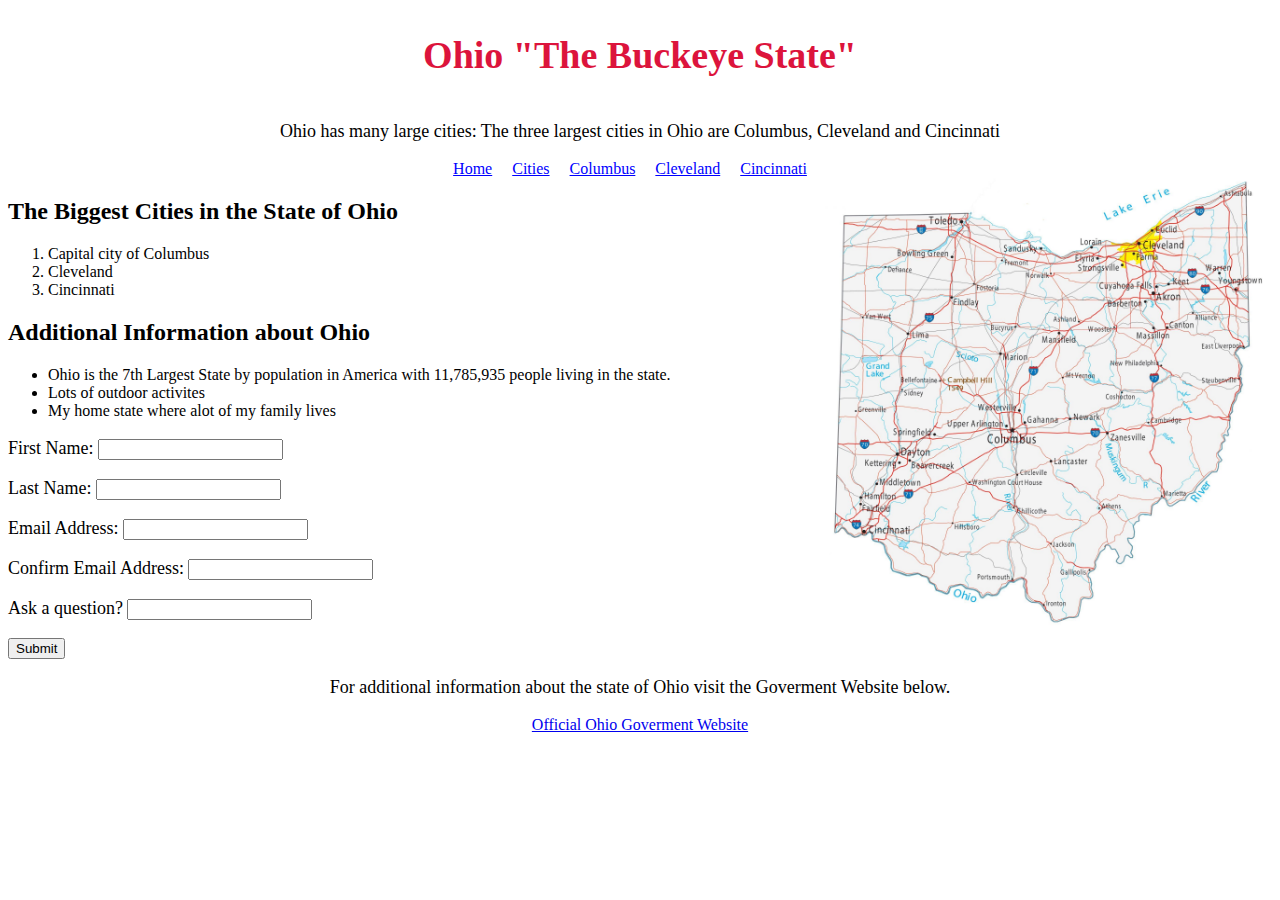
<file: new.html.html>
<!DOCTYPE html>
<html lang="en">
<head>
   <meta charset="UTF-8">
   <title>Ohio</title>
   <link rel="stylesheet" href="styles.css">
</head>
<body>
    <header>
        <h1 id="h1color">Ohio "The Buckeye State"  </h1>
        <p>Ohio has many large cities: The three largest cities in Ohio are Columbus, Cleveland and Cincinnati</p>
    </header>
    <nav>
        <a href="index.html">Home</a>
        <a href="cities.html">Cities</a>
        <a href="cities1.html">Columbus</a>
        <a href="cities2.html">Cleveland</a>
        <a href="cities3.html">Cincinnati</a>
        
    </nav>  
    <img src="misc/Ohio-Map.jpg" alt="Ohio State" width="450" height="450" class="float-right">

<section>
    <h2 id="homepage">The Biggest Cities in the State of Ohio</h2>
    <ol>
        <li>Capital city of Columbus</li>
        <li>Cleveland</li>
        <li>Cincinnati</li>
    </ol>
    
</section>

<aside>
    <h2>Additional Information about Ohio</h2>
    <ul>
        <li>Ohio is the 7th Largest State by population in America with 11,785,935 people living in the state.</li>
        <li>Lots of outdoor activites</li>
        <li>My home state where alot of my family lives</li>
    </ul>
   

    <form action="">
        <p>
            <label for="first">First Name:</label>
            <input type="text" name="first" id="first">
        </p>
        <p>
            <label for="last">Last Name:</label>
            <input type="text" name="last" id="last">
        </p>
        <p>
            <label for="email">Email Address:</label>
            <input type="text" name="email" id="email">
        </p>
        <p>
            <label for="confirm_email">Confirm Email Address:</label>
            <input type="text" name="confirm_email" id="confirm_email">
            <span id="email_error" style="color: red;"></span> 
        </p>
        <p>
            <label for="text">Ask a question?</label>
            <input type="text" name="text" id="text">
        </p>
    <input type="submit" value="Submit" onclick="validateForm(event)">
    </form>
    
    <script>
        function validateForm(event) {
            event.preventDefault(); 

            var email = document.getElementById("email").value;
            var confirmEmail = document.getElementById("confirm_email").value;
            if (email !== confirmEmail) {
                document.getElementById("email_error").innerText = "Email addresses do not match";
            } else {
                document.getElementById("email_error").innerText = "Email addresses match!";    
            }
        }
    </script>

    <p id="bottom-group">For additional information about the state of Ohio visit the Goverment Website below.</p>
    <a href="https://ohio.gov/" target="_blank" id="bottom-group">Official Ohio Goverment Website</a>
    

</aside>

</body>
</html>
</file>
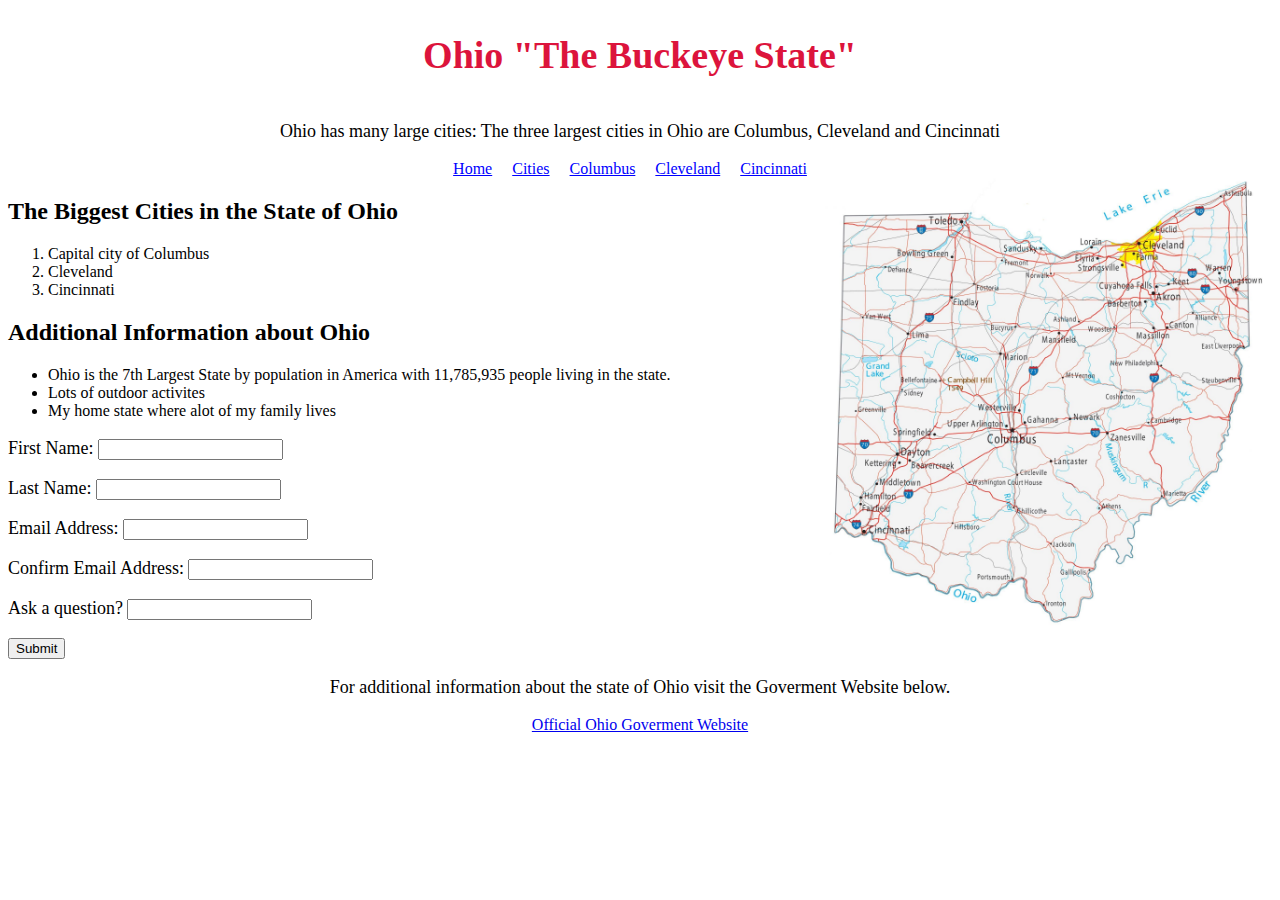
<file: state.html>
<!DOCTYPE html>
<html lang="en">
<head>
   <meta charset="UTF-8">
   <title>Ohio</title>
   <link rel="stylesheet" href="styles.css">
</head>
<body>
    <header>
        <h1 id="h1color">Ohio "The Buckeye State"  </h1>
        <p>Ohio has many large cities: The three largest cities in Ohio are Columbus, Cleveland and Cincinnati</p>
    </header>
    <nav>
        <a href="state.html">Home</a>
        <a href="cities.html">Cities</a>
        <a href="cities1.html">Columbus</a>
        <a href="cities2.html">Cleveland</a>
        <a href="cities3.html">Cincinnati</a>
        
    </nav>  
    <img src="misc/Ohio-Map.jpg" alt="Ohio State" width="450" height="450" class="float-right">

<section>
    <h2 id="homepage">The Biggest Cities in the State of Ohio</h2>
    <ol>
        <li>Capital city of Columbus</li>
        <li>Cleveland</li>
        <li>Cincinnati</li>
    </ol>
    
</section>

<aside>
    <h2>Additional Information about Ohio</h2>
    <ul>
        <li>Ohio is the 7th Largest State by population in America with 11,785,935 people living in the state.</li>
        <li>Lots of outdoor activites</li>
        <li>My home state where alot of my family lives</li>
    </ul>
   

    <form action="">
        <p>
            <label for="first">First Name:</label>
            <input type="text" name="first" id="first">
        </p>
        <p>
            <label for="last">Last Name:</label>
            <input type="text" name="last" id="last">
        </p>
        <p>
            <label for="email">Email Address:</label>
            <input type="text" name="email" id="email">
        </p>
        <p>
            <label for="confirm_email">Confirm Email Address:</label>
            <input type="text" name="confirm_email" id="confirm_email">
            <span id="email_error" style="color: red;"></span> 
        </p>
        <p>
            <label for="text">Ask a question?</label>
            <input type="text" name="text" id="text">
        </p>
    <input type="submit" value="Submit" onclick="validateForm(event)">
    </form>
    
    <script>
        function validateForm(event) {
            event.preventDefault(); 

            var email = document.getElementById("email").value;
            var confirmEmail = document.getElementById("confirm_email").value;
            if (email !== confirmEmail) {
                document.getElementById("email_error").innerText = "Email addresses do not match";
            } else {
                document.getElementById("email_error").innerText = "Email addresses match!";    
            }
        }
    </script>

    <p id="bottom-group">For additional information about the state of Ohio visit the Goverment Website below.</p>
    <a href="https://ohio.gov/" target="_blank" id="bottom-group">Official Ohio Goverment Website</a>
    

</aside>

</body>
</html>
</file>
<file: styles.css>
body {
	font-family: 'Times New Roman', Times, serif;
	
}

header {
	display: flex;
    flex-direction: column;
	justify-content: center;
	align-items: center;
	
}
nav {
	display: flex;
    flex-direction: row;
	justify-content: center;
	align-items: center;
	
}
nav a {
	margin-right: 20px;
    color: blue;
}

nav a:hover {
	color: red;
}

 section aside {
	text-align: center;
	
}

p {
	font-size: 18px;
	
}

th, td {
	border: 1px solid #ddd;
	padding: 8px;
	text-align: left;
	position: relative;
  }

  
  aside a {
	position: relative;

  }
 aside ul {
	text-align: left;
 }

 section ul, ol {
	text-align: left;
 }
 
 .float-right {
    float: right;
    margin-left: 20px; 
}

#bottom-group {
	display: flex;
    flex-direction: row;
	justify-content: center;
	align-items: center;
	
}

#h1color {
	color: crimson;
	font-size: 38px;
  }
#cities-pos {
	position: absolute;
    bottom: 0;
    left: 50%;
    transform: translateX(-50%);
    padding: 20px;
    text-align: center;
  }
</file>
<file: app.css>
/* write out css here. CSS is all about styling html elements */
@import url(<link rel="preconnect" href="https://fonts.googleapis.com">
<link rel="preconnect" href="https://fonts.gstatic.com" crossorigin>
<link href="https://fonts.googleapis.com/css2?family=Source+Code+Pro:wght@200&display=swap" rel="stylesheet">);

 /* what we are selcting. Can style specific eleemtns individually like this below or the entire thing like under body. */
h1 { 
  /* how to style it */
   /*  color: purple ; */
   font-weight: 200;
   text-transform: uppercase;
   /* border: 5px dotted green; */
   border-top: 5px solid #42A8C0;
   font-size: 70px;
}

h2 {
    font-weight: 200;
}

body {
    background-color: #2d7788;
    color: #f5f5f5 ;
    font-family: "Source Code Pro";
    font-weight: 200;
}

img {
    height: 500px;
    border-radius: 30%;  /* rounds off the corners of the image.  50% will do a circle.   */
}

#container {
    display:flex;
    flex-direction: column;
    align-items: center;
    justify-content: center;
    height: 100vh;
}

button {
    
    margin:30px auto 0 ;
    padding: 20px 25px;
    background-color: #2d7788;
    color: #f5f5f5;
    font-size: 14px;
    text-align: center;
    border: 1px solid #f5f5f5;
    text-transform: uppercase;
    text-decoration: none;
    letter-spacing: 4px;
    outline: none;
}
  /* settings for only when you hover over the button */
button:hover {
    background-color: #f5f5f5;
    color: #2d7788;
    transition: 0.3s;
    text-decoration: underline;


}

p {
    font-size: 20px;
}
</file>
<file: assets/css/orbit-1.css>
/*! 
 * Template Name: Orbit - Bootstrap 5 Resume/CV Template for Developers
 * Version: Bootstrap 5 v2.0
 * Author: Xiaoying Riley
 * Copyright: 3rd Wave Media
 * Twitter: @3rdwave_themes
 * Website: http://themes.3rdwavemedia.com/
*/
body {
  font-family: "Roboto", sans-serif;
  color: #545E6C;
  background: #f5f5f5;
  font-size: 14px;
  -webkit-font-smoothing: antialiased;
  -moz-osx-font-smoothing: grayscale;
}

h1, h2, h3, h4, h5, h6 {
  font-weight: 700;
}

a {
  color: #2d7788;
  text-decoration: none;
}
a:hover {
  text-decoration: underline;
  color: #1a454f;
  -webkit-transition: all 0.4s ease-in-out;
  -moz-transition: all 0.4s ease-in-out;
  -ms-transition: all 0.4s ease-in-out;
  -o-transition: all 0.4s ease-in-out;
}
a:focus {
  text-decoration: none;
}

p {
  line-height: 1.5;
}

.wrapper {
  background: #42A8C0;
  max-width: 960px;
  margin: 0 auto;
  position: relative;
  box-shadow: 0px 2px 4px rgba(0, 0, 0, 0.1);
}

.sidebar-wrapper {
  background: #42A8C0;
  position: absolute;
  right: 0;
  width: 240px;
  height: 100%;
  min-height: 800px;
  color: #fff;
}
.sidebar-wrapper a {
  color: #fff;
}
.sidebar-wrapper .profile-container {
  padding: 30px;
  background: rgba(0, 0, 0, 0.2);
  text-align: center;
  color: #fff;
}
.sidebar-wrapper .name {
  font-size: 32px;
  font-weight: 900;
  margin-top: 0;
  margin-bottom: 10px;
}
.sidebar-wrapper .tagline {
  color: rgba(255, 255, 255, 0.6);
  font-size: 16px;
  font-weight: 400;
  margin-top: 0;
  margin-bottom: 0;
}
.sidebar-wrapper .profile {
  margin-bottom: 15px;
}
.sidebar-wrapper .contact-list .svg-inline--fa {
  margin-right: 5px;
  font-size: 18px;
  vertical-align: middle;
}
.sidebar-wrapper .contact-list li {
  margin-bottom: 15px;
}
.sidebar-wrapper .contact-list li:last-child {
  margin-bottom: 0;
}
.sidebar-wrapper .contact-list .email .svg-inline--fa {
  font-size: 14px;
}
.sidebar-wrapper .container-block {
  padding: 30px;
}
.sidebar-wrapper .container-block-title {
  text-transform: uppercase;
  font-size: 16px;
  font-weight: 700;
  margin-top: 0;
  margin-bottom: 15px;
}
.sidebar-wrapper .degree {
  font-size: 14px;
  margin-top: 0;
  margin-bottom: 5px;
}
.sidebar-wrapper .education-container .item {
  margin-bottom: 15px;
}
.sidebar-wrapper .education-container .item:last-child {
  margin-bottom: 0;
}
.sidebar-wrapper .education-container .meta {
  color: rgba(255, 255, 255, 0.6);
  font-weight: 500;
  margin-bottom: 0px;
  margin-top: 0;
  font-size: 14px;
}
.sidebar-wrapper .education-container .time {
  color: rgba(255, 255, 255, 0.6);
  font-weight: 500;
  margin-bottom: 0px;
}
.sidebar-wrapper .languages-container .lang-desc {
  color: rgba(255, 255, 255, 0.6);
}
.sidebar-wrapper .languages-list {
  margin-bottom: 0;
}
.sidebar-wrapper .languages-list li {
  margin-bottom: 10px;
}
.sidebar-wrapper .languages-list li:last-child {
  margin-bottom: 0;
}
.sidebar-wrapper .interests-list {
  margin-bottom: 0;
}
.sidebar-wrapper .interests-list li {
  margin-bottom: 10px;
}
.sidebar-wrapper .interests-list li:last-child {
  margin-bottom: 0;
}

.main-wrapper {
  background: #fff;
  padding: 60px;
  padding-right: 300px;
}
.main-wrapper .section-title {
  text-transform: uppercase;
  font-size: 20px;
  font-weight: 500;
  color: #2d7788;
  position: relative;
  margin-top: 0;
  margin-bottom: 20px;
}
.main-wrapper .section-title .icon-holder {
  width: 30px;
  height: 30px;
  margin-right: 8px;
  display: inline-block;
  color: #fff;
  border-radius: 50%;
  -moz-background-clip: padding;
  -webkit-background-clip: padding-box;
  background-clip: padding-box;
  background: #2d7788;
  text-align: center;
  font-size: 16px;
  position: relative;
  top: -2px;
  padding-top: 2px;
}
.main-wrapper .section-title .icon-holder .svg-inline--fa {
  font-size: 14px;
  margin-top: 6px;
}
.main-wrapper .section {
  margin-bottom: 60px;
}
.main-wrapper .experiences-section .item {
  margin-bottom: 30px;
}
.main-wrapper .upper-row {
  position: relative;
  overflow: hidden;
  margin-bottom: 2px;
}
.main-wrapper .job-title {
  color: #3F4650;
  font-size: 16px;
  margin-top: 0;
  margin-bottom: 0;
  font-weight: 500;
}
.main-wrapper .time {
  position: absolute;
  right: 0;
  top: 0;
  color: #97AAC3;
}
.main-wrapper .company {
  margin-bottom: 10px;
  color: #97AAC3;
}
.main-wrapper .project-title {
  font-size: 16px;
  font-weight: 400;
  margin-top: 0;
  margin-bottom: 5px;
}
.main-wrapper .projects-section .intro {
  margin-bottom: 30px;
}
.main-wrapper .projects-section .item {
  margin-bottom: 15px;
}

.skillset .item {
  margin-bottom: 15px;
  overflow: hidden;
}
.skillset .level-title {
  font-size: 14px;
  margin-top: 0;
  margin-bottom: 12px;
}
.skillset .level-bar {
  height: 12px;
  background: #f5f5f5;
  border-radius: 2px;
  -moz-background-clip: padding;
  -webkit-background-clip: padding-box;
  background-clip: padding-box;
}
.skillset .theme-progress-bar {
  background: #68bacd;
}

.footer {
  padding: 30px;
  padding-top: 60px;
}
.footer .copyright {
  line-height: 1.6;
  color: #545E6C;
  font-size: 13px;
}
.footer .fa-heart {
  color: #fb866a;
}

@media (max-width: 767.98px) {
  .sidebar-wrapper {
    position: static;
    width: inherit;
  }

  .main-wrapper {
    padding: 30px;
  }

  .main-wrapper .time {
    position: static;
    display: block;
    margin-top: 5px;
  }

  .main-wrapper .upper-row {
    margin-bottom: 0;
  }
}
@media (min-width: 992px) {
  .skillset .level-title {
    display: inline-block;
    float: left;
    width: 30%;
    margin-bottom: 0;
  }
}
</file>
